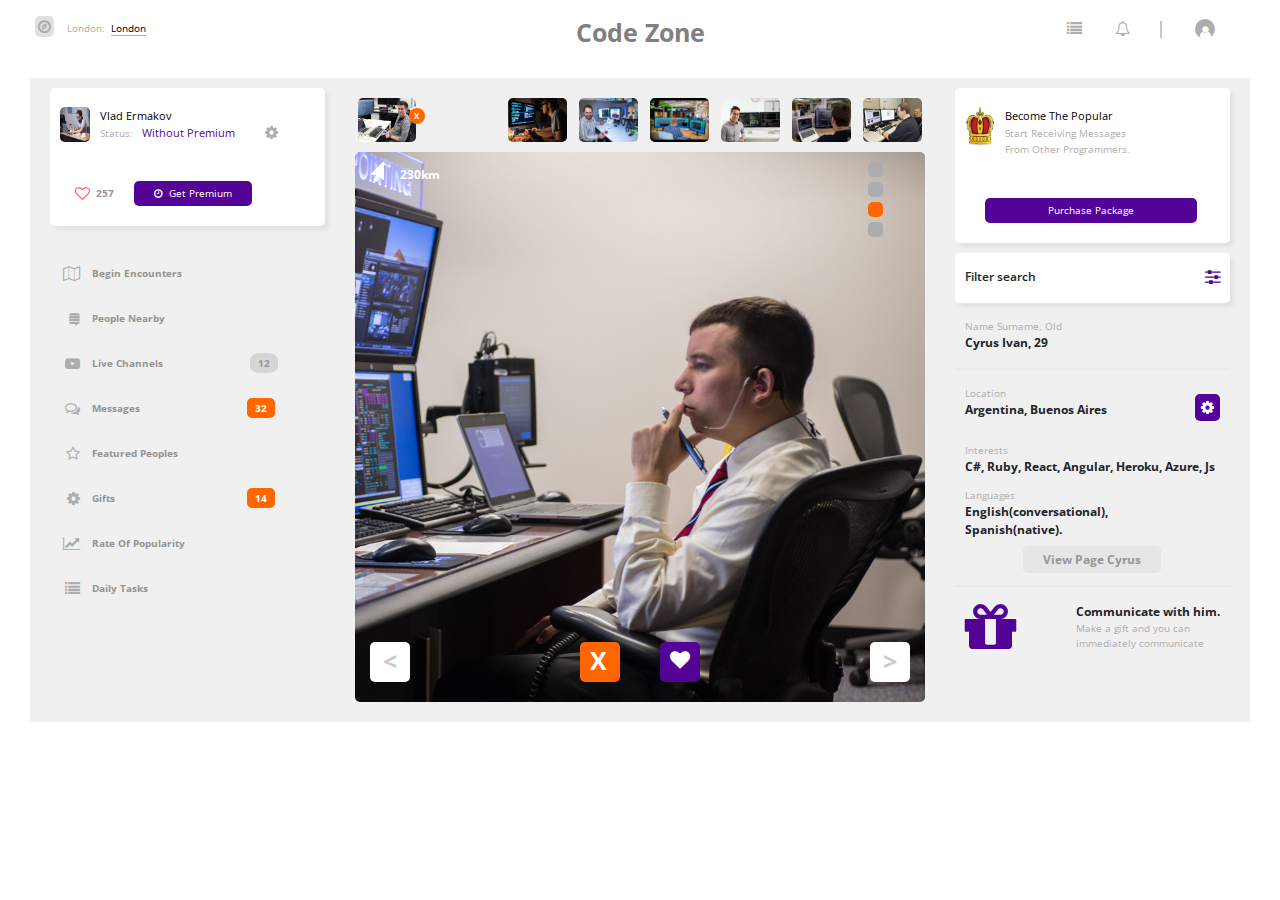
<file: index.html>
<!DOCTYPE html>
<html lang="en">
<head>
    <meta charset="UTF-8">
    <meta name="viewport" content="width=device-width, initial-scale=1.0">
    <meta http-equiv="X-UA-Compatible" content="ie=edge">
    
    <link rel="icon" type="image/png" href="assets/img/computer-monitor.png" sizes="72x72">
    <link rel="stylesheet" href="https://fonts.googleapis.com/css?family=Open+Sans:300,400,700">
    <link rel="stylesheet" href="https://stackpath.bootstrapcdn.com/font-awesome/4.7.0/css/font-awesome.min.css">
    <link rel="stylesheet" href="https://maxcdn.bootstrapcdn.com/bootstrap/4.0.0/css/bootstrap.min.css" integrity="sha384-Gn5384xqQ1aoWXA+058RXPxPg6fy4IWvTNh0E263XmFcJlSAwiGgFAW/dAiS6JXm" crossorigin="anonymous">
    <link rel="stylesheet" href="assets/css/main.css">

    <script src="https://code.jquery.com/jquery-3.2.1.slim.min.js" integrity="sha384-KJ3o2DKtIkvYIK3UENzmM7KCkRr/rE9/Qpg6aAZGJwFDMVNA/GpGFF93hXpG5KkN" crossorigin="anonymous"></script>
    <script src="https://cdnjs.cloudflare.com/ajax/libs/popper.js/1.12.9/umd/popper.min.js" integrity="sha384-ApNbgh9B+Y1QKtv3Rn7W3mgPxhU9K/ScQsAP7hUibX39j7fakFPskvXusvfa0b4Q" crossorigin="anonymous"></script>
    <script src="https://maxcdn.bootstrapcdn.com/bootstrap/4.0.0/js/bootstrap.min.js" integrity="sha384-JZR6Spejh4U02d8jOt6vLEHfe/JQGiRRSQQxSfFWpi1MquVdAyjUar5+76PVCmYl" crossorigin="anonymous"></script>
    <title>Code Zone</title>
</head>
<body>
    <header>
        <div class="header-container">
            <div>
                <nav>
                    <ul class="header-side__left">
                        <li>
                            <i class="fa fa-compass" aria-hidden="true"></i>
                        </li>
                        <li><span>London: </span>&nbsp;<span class="location-choice">London</span></li>
                    </ul>
                </nav>
            </div>
            <section class="logo-site">
                <h3>Code Zone</h3>
            </section>
            <div>
                <nav>
                    <ul class="header-side__right">
                        <li>
                            <i class="fa fa-list" aria-hidden="true"></i>
                        </li>
                        <li id="notification">
                            <i class="fa fa-bell-o" aria-hidden="true"></i>
                        </li>
                        <li class="list-item--center">
                            <i class="fa fa-user" aria-hidden="true"></i>
                        </li>
                    </ul>
                </nav>
            </div>
        </div>
        <div class="header-mobile-container">
            <div>
                <nav>
                    <ul class="header-mobile__left">
                        <li>
                            <i id="cog-mobile-id" class="fa fa-cog" aria-hidden="true"></i>
                        </li>
                    </ul>
                </nav>
            </div>
            <section class="logo-site">
                <h3>Code Zone</h3>
            </section>
            <div>
                <nav>
                    <ul class="header-mobile__right">
                        <li>
                            <i id="bell-mobile-id" class="fa fa-bell-o" aria-hidden="true"></i>
                        </li>
                    </ul>
                </nav>
            </div>
        </div>
    </header>
    <main>
        <div class="main-container">
            <aside class="features">
                <div>
                    <ul class="features-list fl">
                        <li>
                            <picture class="recommended">
                                <img class="recommended-coder img-fluid" src="assets/img/vlad.png" alt="Vlad">
                            </picture>
                            <p>Vlad Ermakov <br><span class="status">Status: &nbsp;</span> <span class="premium-status">Without Premium</span></p>
                            <i id="gift" class="fa fa-cog" aria-hidden="true"></i>
                        </li>
                        <li>
                            <i class="fa fa-heart-o" aria-hidden="true"></i>&nbsp; 257
                            <button class="btn-feature-premium">
                                <i class="fa fa-clock-o" aria-hidden="true"></i>&nbsp;
                                Get Premium
                            </button>
                        </li>
                    </ul>
                </div>
                <div>
                    <nav>
                        <ul id="features-id" class="features-list">
                            <li><i class="fa fa-map-o" aria-hidden="true"></i> &nbsp; &nbsp; Begin Encounters</li>
                            <li><i class="fa fa-stack-exchange" aria-hidden="true"></i> &nbsp; &nbsp; People Nearby</li>
                            <li class="list-notify">
                                <i class="fa fa-youtube-play" aria-hidden="true"></i> &nbsp; &nbsp; Live Channels
                                <div>
                                    <span id="span-live-id" class="no-live">12</span>
                                </div>
                            </li>
                            <li class="list-notify">
                                <i class="fa fa-comments-o" aria-hidden="true"></i> &nbsp; &nbsp; Messages
                                <div>
                                    <span id="span-msg-id" class="no-msg">32</span>
                                </div>
                            </li>
                            <li>
                                <i class="fa fa-star-o" aria-hidden="true"></i> &nbsp; &nbsp; Featured Peoples
                            </li>
                            <li class="list-notify">
                                <i class="fa fa-cog" aria-hidden="true"></i> &nbsp; &nbsp; Gifts
                                <div>
                                    <span id="span-gift-id" class="no-gifts">14</span>
                                </div>
                            </li>
                            <li><i class="fa fa-line-chart" aria-hidden="true"></i> &nbsp; &nbsp; Rate of Popularity</li>
                            <li><i class="fa fa-list" aria-hidden="true"></i> &nbsp; &nbsp; Daily Tasks</li>
                        </ul>
                    </nav>
                </div>
            </aside>
            <div class="photos">
                <div class="photo-row">
                    <img src="assets/img/dev1.jpeg" alt="Dev1"><span class="times">X</span>
                    <div></div>
                    <img src="assets/img/dev2.jpeg" alt="Dev2">
                    <img src="assets/img/dev3.jpeg" alt="Dev3">
                    <img src="assets/img/dev4.jpeg" alt="Dev4">
                    <img src="assets/img/dev5.jpeg" alt="Dev5">
                    <img src="assets/img/dev6.jpeg" alt="Dev6">
                    <img src="assets/img/dev7.jpeg" alt="Dev7">
                </div>
                <div class="photo-main">
                    <div class="user-distance">
                        <div>
                            <i class="fa fa-mouse-pointer" aria-hidden="true">&nbsp;</i>
                            <span class="distance">&nbsp;230km</span>
                        </div>
                        <div class="img-indicator">
                            <div></div>
                            <div></div>
                            <div class="active-div"></div>
                            <div></div>
                        </div>
                    </div>
                    <div class="feature-photo">
                        <div class="feature-img-1">
                            &lt;
                        </div>
                        <div class="feature-img-2">
                            <div class="feature-cancel">
                                X
                            </div>
                            <div class="feature-like">
                                <i class="fa fa-heart" aria-hidden="true"></i>
                            </div>
                        </div>
                        <div class="feature-img-3">
                            &gt;
                        </div>
                    </div>
                </div> 
            </div>
            <aside class="user-details">
                <div>
                    <ul class="features-list fl">
                        <li>
                            <picture class="recommended">
                                <img class="crown-coder img-fluid" src="assets/img/crown.jpeg" alt="Vlad">
                            </picture>
                            <p>Become the popular <br><span class="status">Start receiving messages</span> <br><span class="status">from other programmers.</span></p>
                        </li>
                        <li>
                            <button id="btn-purchase" class="btn-feature-premium">
                                Purchase Package
                            </button>
                        </li>
                    </ul>
                </div>
                <div class="filter">
                    <div>Filter search</div>
                    <div>
                        <i class="fa fa-sliders" aria-hidden="true"></i>
                    </div>
                </div>
                <div class="user-main-details">
                    <div class="name">
                        <span class="status">Name Surname, Old</span>
                        <br><span class="user-spec">Cyrus Ivan, 29</span>
                    </div>
                    <div>
                        <hr class="user-line">
                        <ul class="user-main-details-li">
                            <li>
                                <div>
                                    <span class="status">Location</span>
                                    <br><span class="user-spec">Argentina, Buenos Aires</span>  
                                </div>
                                <div>
                                    <i id="cog-id" class="fa fa-cog" aria-hidden="true"></i>
                                </div>
                            </li>
                        </ul>
                        <div class="user-interests">
                            <span class="status">Interests</span>
                            <br><span class="user-spec">C#, Ruby, React, Angular, Heroku, Azure, Js</span>
                        </div>
                        <div class="user-languages">
                            <span class="status">Languages</span>
                            <br><span class="user-spec">English(conversational),</span><br><span class="user-spec">Spanish(native).</span>
                        </div>
                        <div class="user-btn">
                            <a class="btn-view-page" href="chat-page.html">
                                View Page Cyrus
                            </a>
                        </div>
                        <hr class="user-line">
                    </div>
                    <div>
                        <ul class="user-main-details-li">
                            <li class="communicate">
                                <i class="fa fa-gift" aria-hidden="true"></i>
                                <div>
                                    <span class="user-spec">Communicate with him.</span>
                                    <br><span class="status">Make a gift and you can</span> <br><span class="status">immediately communicate</span>
                                </div>
                            </li>
                        </ul>
                    </div>
                </div>
            </aside>
        </div>
        <div class="main-mobile-container">
            <div class="photos-mobile">
                <div class="photo-mobile-row">
                    <img src="assets/img/dev1.jpeg" alt="Dev1">
                    <img src="assets/img/dev4.jpeg" alt="Dev4">
                    <img src="assets/img/dev5.jpeg" alt="Dev5">
                    <img src="assets/img/dev6.jpeg" alt="Dev6">
                    <img src="assets/img/dev7.jpeg" alt="Dev7">
                </div>
                <div class="photo-mobile-main">
                    <div class="user-distance">
                        <div>
                            <i class="fa fa-mouse-pointer" aria-hidden="true">&nbsp;</i>
                            <span class="distance">&nbsp;230km</span>
                        </div>
                        <div class="img-mobile-indicator">
                            <div></div>
                            <div></div>
                            <div class="active-div"></div>
                            <div></div>
                        </div>
                    </div>
                </div>
                <div class="user-mobile-nav">
                    <div class="user-mobile-detail">
                        <div class="user-detail-link">
                            <div>
                                <span class="user-mobile-name">Cyrus Ivan</span> <span class="fullstop">&nbsp;&#46;</span>
                                <br><span class="status">Moscow, Mother Russia</span>
                            </div>
                            <div>
                                <i class="fa fa-plug" aria-hidden="true"></i>
                            </div>
                        </div>
                        <div>
                            <a class="details-page-link" href="person-details.html">
                                Learn More
                            </a>
                        </div>
                    </div>
                    <nav id="main-bottom-nav" class="bottom-nav">
                        <ul class="chat-nav">
                            <li>
                                <i id="star-nav" class="fa fa-star-o" aria-hidden="true"></i>
                            </li>
                            <li>
                                <i id="list-nav" class="fa fa-list" aria-hidden="true"></i>
                            </li>
                            <li>
                                <i id="globe-nav" class="fa fa-globe" aria-hidden="true"></i>
                            </li>
                            <li>
                                <i id="stack-nav" class="fa fa-stack-exchange" aria-hidden="true"></i>
                            </li>
                            <li>
                                <i id="clock-nav" class="fa fa-clock-o" aria-hidden="true"></i>
                            </li>
                        </ul>
                    </nav>
                </div>
            </div>
        </div>
    </main>
</body>
</html>
</file>
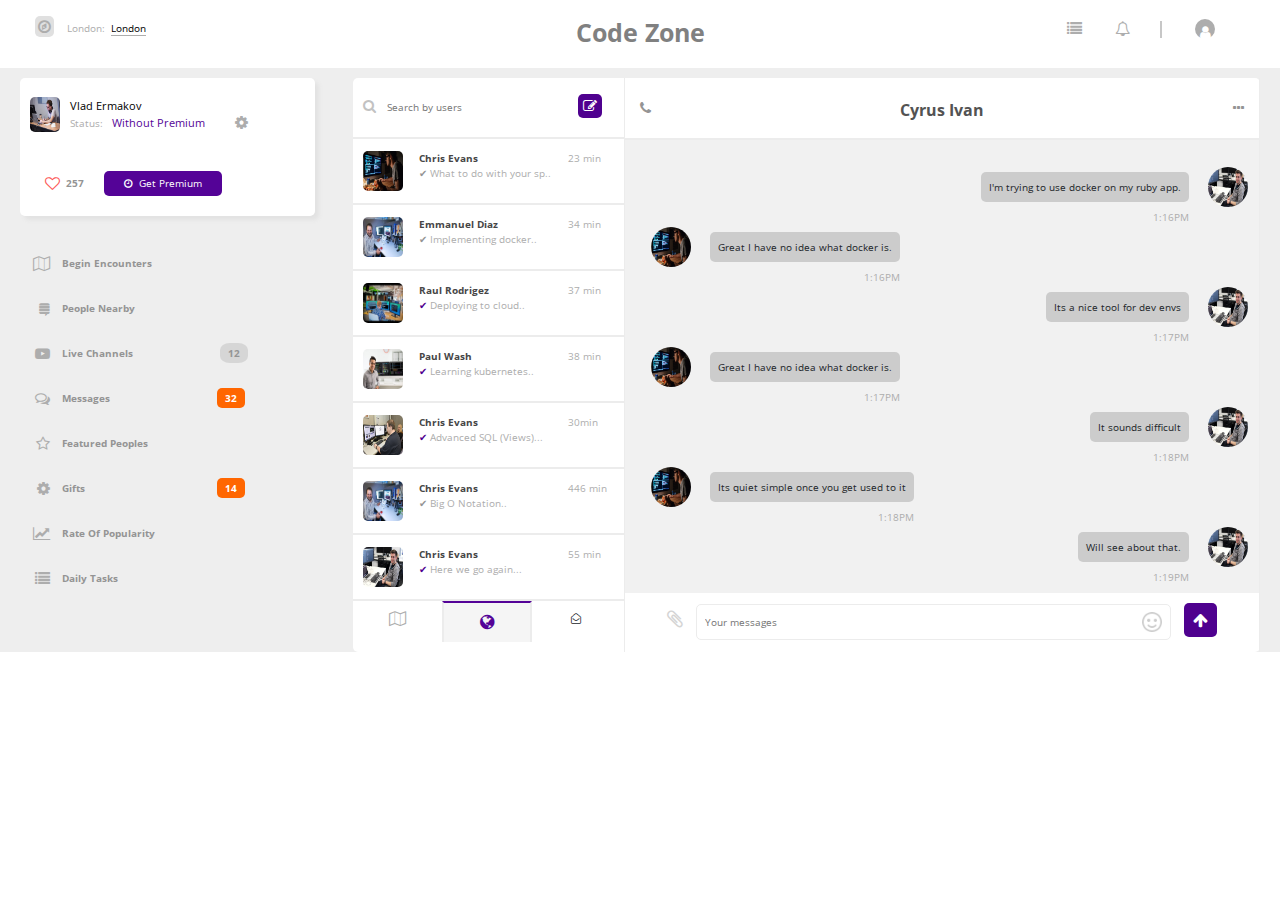
<file: chat-page.html>
<!DOCTYPE html>
<html lang="en">
<head>
    <meta charset="UTF-8">
    <meta name="viewport" content="width=device-width, initial-scale=1.0">
    <meta http-equiv="X-UA-Compatible" content="ie=edge">
    
    <link rel="icon" type="image/png" href="assets/img/computer-monitor.png" sizes="72x72">
    <link rel="stylesheet" href="https://fonts.googleapis.com/css?family=Open+Sans:300,400,700">
    <link rel="stylesheet" href="https://stackpath.bootstrapcdn.com/font-awesome/4.7.0/css/font-awesome.min.css">
    <link rel="stylesheet" href="https://maxcdn.bootstrapcdn.com/bootstrap/4.0.0/css/bootstrap.min.css" integrity="sha384-Gn5384xqQ1aoWXA+058RXPxPg6fy4IWvTNh0E263XmFcJlSAwiGgFAW/dAiS6JXm" crossorigin="anonymous">
    <link rel="stylesheet" href="assets/css/main.css">

    <script src="https://code.jquery.com/jquery-3.2.1.slim.min.js" integrity="sha384-KJ3o2DKtIkvYIK3UENzmM7KCkRr/rE9/Qpg6aAZGJwFDMVNA/GpGFF93hXpG5KkN" crossorigin="anonymous"></script>
    <script src="https://cdnjs.cloudflare.com/ajax/libs/popper.js/1.12.9/umd/popper.min.js" integrity="sha384-ApNbgh9B+Y1QKtv3Rn7W3mgPxhU9K/ScQsAP7hUibX39j7fakFPskvXusvfa0b4Q" crossorigin="anonymous"></script>
    <script src="https://maxcdn.bootstrapcdn.com/bootstrap/4.0.0/js/bootstrap.min.js" integrity="sha384-JZR6Spejh4U02d8jOt6vLEHfe/JQGiRRSQQxSfFWpi1MquVdAyjUar5+76PVCmYl" crossorigin="anonymous"></script>
    <title>Code Zone</title>
</head>
<body>
    <header>
        <div class="header-container">
            <div>
                <nav>
                    <ul class="header-side__left">
                        <li>
                            <i class="fa fa-compass" aria-hidden="true"></i>
                        </li>
                        <li><span>London: </span>&nbsp;<span class="location-choice">London</span></li>
                    </ul>
                </nav>
            </div>
            <section class="logo-site">
                <h3>Code Zone</h3>
            </section>
            <div>
                <nav>
                    <ul class="header-side__right">
                        <li>
                            <i class="fa fa-list" aria-hidden="true"></i>
                        </li>
                        <li id="notification">
                            <i class="fa fa-bell-o" aria-hidden="true"></i>
                        </li>
                        <li class="list-item--center">
                            <i class="fa fa-user" aria-hidden="true"></i>
                        </li>
                    </ul>
                </nav>
            </div>
        </div>
        <div class="header-mobile-container">
            <div>
                <nav>
                    <ul class="header-mobile__left">
                        <li>
                            <i class="fa fa-bars" aria-hidden="true"></i>
                        </li>
                    </ul>
                </nav>
            </div>
            <section class="logo-site">
                <h3>Messages</h3>
            </section>
            <div>
                <nav>
                    <ul class="header-mobile__right">
                        <li>
                            <i class="fa fa-pencil-square-o" aria-hidden="true"></i>
                        </li>
                    </ul>
                </nav>
            </div>
        </div>
    </header>
    <main>
        <div class="chat-page-container">
            <aside class="features">
                <div>
                    <ul class="features-list fl">
                        <li>
                            <picture class="recommended">
                                <img class="recommended-coder img-fluid" src="assets/img/vlad.png" alt="Vlad">
                            </picture>
                            <p>Vlad Ermakov <br><span class="status">Status: &nbsp;</span> <span class="premium-status">Without Premium</span></p>
                            <i id="gift" class="fa fa-cog" aria-hidden="true"></i>
                        </li>
                        <li>
                            <i class="fa fa-heart-o" aria-hidden="true"></i>&nbsp; 257
                            <button class="btn-feature-premium">
                                <i class="fa fa-clock-o" aria-hidden="true"></i>&nbsp;
                                Get Premium
                            </button>
                        </li>
                    </ul>
                </div>
                <div>
                    <nav>
                        <ul id="features-id" class="features-list">
                            <li><i class="fa fa-map-o" aria-hidden="true"></i> &nbsp; &nbsp; Begin Encounters</li>
                            <li><i class="fa fa-stack-exchange" aria-hidden="true"></i> &nbsp; &nbsp; People Nearby</li>
                            <li class="list-notify">
                                <i class="fa fa-youtube-play" aria-hidden="true"></i> &nbsp; &nbsp; Live Channels
                                <div>
                                    <span id="span-live-id" class="no-live">12</span>
                                </div>
                            </li>
                            <li class="list-notify">
                                <i class="fa fa-comments-o" aria-hidden="true"></i> &nbsp; &nbsp; Messages
                                <div>
                                    <span id="span-msg-id" class="no-msg">32</span>
                                </div>
                            </li>
                            <li>
                                <i class="fa fa-star-o" aria-hidden="true"></i> &nbsp; &nbsp; Featured Peoples
                            </li>
                            <li class="list-notify">
                                <i class="fa fa-cog" aria-hidden="true"></i> &nbsp; &nbsp; Gifts
                                <div>
                                    <span id="span-gift-id" class="no-gifts">14</span>
                                </div>
                            </li>
                            <li>
                                <i class="fa fa-line-chart" aria-hidden="true"></i> 
                                &nbsp; &nbsp; Rate of Popularity
                            </li>
                            <li>
                                <i class="fa fa-list" aria-hidden="true"></i> 
                                &nbsp; &nbsp; Daily Tasks
                            </li>
                        </ul>
                    </nav>
                </div>
            </aside>
            <div class="chat-details">
                <div>
                    <nav>
                        <ul class="chat-coder-li">
                            <li>
                                <i class="fa fa-search" aria-hidden="true"></i>
                                <input class="coders-search" placeholder="Search by users" type="text">
                                <i id="edit-pencil" class="fa fa-pencil-square-o" aria-hidden="true"></i>
                            </li>
                            <li class="coders-list">
                                <div>
                                    <img class="coders-img img-fluid" src="assets/img/dev2.jpeg" alt="Dev2">
                                </div>
                                <div>
                                    <span class="contact-name">Chris Evans&nbsp;&nbsp;</span>
                                    <br><span class="tick">&#10004;</span><span class="status">&nbsp;What to do with your sp..</span>
                                </div>
                                <div>
                                    <span class="status">23 min</span>
                                </div>
                            </li>
                            <li class="coders-list">
                                <div>
                                    <img class="coders-img img-fluid" src="assets/img/dev3.jpeg" alt="Dev3">
                                </div>
                                <div>
                                    <span class="contact-name">Emmanuel Diaz&nbsp;&nbsp;</span>
                                    <br><span class="tick">&#10004;</span><span class="status">&nbsp;Implementing docker..</span>
                                </div>
                                <div>
                                    <span class="status">34 min</span>
                                </div>
                            </li>
                            <li class="coders-list">
                                <div>
                                    <img class="coders-img img-fluid" src="assets/img/dev4.jpeg" alt="Dev4">
                                </div>
                                <div>
                                    <span class="contact-name">Raul Rodrigez&nbsp;&nbsp;</span>
                                    <br><span class="active-tick">&#10004;</span><span class="status">&nbsp;Deploying to cloud..</span>
                                </div>
                                <div>
                                    <span class="status">37 min</span>
                                </div>
                            </li>
                            <li class="coders-list">
                                <div>
                                    <img class="coders-img img-fluid" src="assets/img/dev5.jpeg" alt="Dev5">
                                </div>
                                <div>
                                    <span class="contact-name">Paul Wash&nbsp;&nbsp;</span>
                                    <br><span class="active-tick">&#10004;</span><span class="status">&nbsp;Learning kubernetes..</span>
                                </div>
                                <div>
                                    <span class="status">38 min</span>
                                </div>
                            </li>
                            <li class="coders-list">
                                <div>
                                    <img class="coders-img img-fluid" src="assets/img/dev7.jpeg" alt="Dev1">
                                </div>
                                <div>
                                    <span class="contact-name">Chris Evans&nbsp;&nbsp;</span>
                                    <br><span class="active-tick">&#10004;</span><span class="status">&nbsp;Advanced SQL (Views)...</span>
                                </div>
                                <div>
                                    <span class="status">30min</span>
                                </div>
                            </li>
                            <li class="coders-list">
                                <div>
                                    <img class="coders-img img-fluid" src="assets/img/dev3.jpeg" alt="Dev8">
                                </div>
                                <div>
                                    <span class="contact-name">Chris Evans&nbsp;&nbsp;</span>
                                    <br><span class="tick">&#10004;</span><span class="status">&nbsp;Big O Notation..</span>
                                </div>
                                <div>
                                    <span class="status">446 min</span>
                                </div>
                            </li>
                            <li class="coders-list">
                                <div>
                                    <img class="coders-img img-fluid" src="assets/img/dev1.jpeg" alt="Dev1">
                                </div>
                                <div>
                                    <span class="contact-name">Chris Evans&nbsp;&nbsp;</span>
                                    <br><span class="active-tick">&#10004;</span><span class="status">&nbsp;Here we go again...</span>
                                </div>
                                <div>
                                    <span class="status">55 min</span>
                                </div>
                            </li>
                            <li class="contacts-tab">
                                <div>
                                    <i class="fa fa-map-o" aria-hidden="true"></i>
                                </div>
                                <div>
                                    <i id="globe-icon" class="fa fa-globe" aria-hidden="true"></i>
                                </div>
                                <div>
                                    <i class="fa fa-envelope-open-o" aria-hidden="true"></i>
                                </div>
                            </li>
                        </ul>
                    </nav>
                </div>
                <div>
                    <div class="section-chat">
                        <div>
                            <i class="fa fa-phone" aria-hidden="true"></i>
                        </div>
                        <section>
                            <h3 class="chat-heading">Cyrus Ivan</h3>
                        </section>
                        <div>
                            <i class="fa fa-ellipsis-h" aria-hidden="true"></i>
                        </div>
                    </div>
                    <nav id="chat-area">
                        <ul class="chat-conversation">
                            <li class="chat-right">
                                <div class="chat-text-container-right">
                                    <span class="chat-text">I'm trying to use docker on my ruby app.</span>
                                    <br><br><span class="status">1:16PM</span>
                                </div>
                                <div class="chat-img">
                                    <img src="assets/img/dev1.jpeg" alt="Dev1">
                                </div>
                            </li>
                            <li class="chat-left">
                                <div class="chat-img">
                                    <img src="assets/img/dev2.jpeg" alt="Dev2">
                                </div>
                                <div class="chat-text-container-left">
                                    <span class="chat-text">Great I have no idea what docker is.</span>
                                    <br><br><span class="status">1:16PM</span>
                                </div>
                            </li>
                            <li class="chat-right">
                                <div class="chat-text-container-right">
                                    <span class="chat-text">Its a nice tool for dev envs</span>
                                    <br><br><span class="status">1:17PM</span>
                                </div>
                                <div class="chat-img">
                                    <img src="assets/img/dev1.jpeg" alt="Dev1">
                                </div>
                            </li>
                            <li class="chat-left">
                                <div class="chat-img">
                                    <img src="assets/img/dev2.jpeg" alt="Dev2">
                                </div>
                                <div class="chat-text-container-left">
                                    <span class="chat-text">Great I have no idea what docker is.</span>
                                    <br><br><span class="status">1:17PM</span>
                                </div>
                            </li>
                            <li class="chat-right">
                                <div class="chat-text-container-right">
                                    <span class="chat-text">It sounds difficult</span>
                                    <br><br><span class="status">1:18PM</span>
                                </div>
                                <div class="chat-img">
                                    <img src="assets/img/dev1.jpeg" alt="Dev1">
                                </div>
                            </li>
                            <li class="chat-left">
                                <div class="chat-img">
                                    <img src="assets/img/dev2.jpeg" alt="Dev2">
                                </div>
                                <div class="chat-text-container-left">
                                    <span class="chat-text">Its quiet simple once you get used to it</span>
                                    <br><br><span class="status">1:18PM</span>
                                </div>
                            </li>
                            <li class="chat-right">
                                <div class="chat-text-container-right">
                                    <span class="chat-text">Will see about that.</span>
                                    <br><br><span class="status">1:19PM</span>
                                </div>
                                <div class="chat-img">
                                    <img src="assets/img/dev1.jpeg" alt="Dev1">
                                </div>
                            </li>
                        </ul>
                    </nav>
                    <div id="input-area">
                        <i class="fa fa-paperclip" aria-hidden="true"></i>
                        <input class="chat-textbox" placeholder="Your messages" type="text">
                        <i class="fa fa-arrow-up" aria-hidden="true"></i>
                    </div>
                </div>
            </div>
        </div>
        <div class="chat-mobile-container">
            <div>
                <nav class="chat-threads">
                    <ul>
                        <li class="coders-mobile-list">
                            <div>
                                <a href="chat-detail-page.html">
                                    <img class="coders-mobile-img img-fluid" src="assets/img/dev2.jpeg" alt="Dev2">
                                </a>
                            </div>
                            <div>
                                <span class="contact-mobile-name">Emmanuel Diaz&nbsp;&nbsp;</span>
                                <br><span class="tick">&#10004;</span>
                                <span class="status-mobile">&nbsp;Tough week aheah guys. Hope I...</span>
                            </div>
                        </li>
                        <li class="coders-mobile-list">
                            <div>
                                <a href="chat-detail-page.html">
                                    <img class="coders-mobile-img img-fluid" src="assets/img/dev2.jpeg" alt="Dev2">
                                </a>
                            </div>
                            <div>
                                <span class="contact-mobile-name">Emmanuel Diaz&nbsp;&nbsp;</span>
                                <br><span class="tick">&#10004;</span>
                                <span class="status-mobile">&nbsp;Tough week aheah guys. Hope I...</span>
                            </div>
                        </li>
                        <li class="coders-mobile-list">
                            <div>
                                <a href="chat-detail-page.html">
                                    <img class="coders-mobile-img img-fluid" src="assets/img/dev2.jpeg" alt="Dev2">
                                </a>
                            </div>
                            <div>
                                <span class="contact-mobile-name">Emmanuel Diaz&nbsp;&nbsp;</span>
                                <br><span class="tick">&#10004;</span>
                                <span class="status-mobile">&nbsp;Tough week aheah guys. Hope I...</span>
                            </div>
                        </li>
                        <li class="coders-mobile-list">
                            <div>
                                <a href="chat-detail-page.html">
                                    <img class="coders-mobile-img img-fluid" src="assets/img/dev5.jpeg" alt="Dev5">
                                </a>
                            </div>
                            <div>
                                <span class="contact-mobile-name">Alvaro Masitsa&nbsp;&nbsp;</span>
                                <br><span class="tick">&#10004;</span>
                                <span class="status-mobile">&nbsp;Use Continuous Delivery in the Azure</span>
                            </div>
                        </li>
                        <li class="coders-mobile-list">
                            <div>
                                <a href="chat-detail-page.html">
                                    <img class="coders-mobile-img img-fluid" src="assets/img/dev2.jpeg" alt="Dev2">
                                </a>
                            </div>
                            <div>
                                <span class="contact-mobile-name">Paul Wash&nbsp;&nbsp;</span>
                                <br><span class="tick">&#10004;</span>
                                <span class="status-mobile">&nbsp;Algorithms and Data Structures</span>
                            </div>
                        </li>
                        <li class="coders-mobile-list">
                            <div>
                                <a href="chat-detail-page.html">
                                    <img class="coders-mobile-img img-fluid" src="assets/img/dev7.jpeg" alt="Dev8">
                                </a>
                            </div>
                            <div>
                                <span class="contact-mobile-name">Mike Boris&nbsp;&nbsp;</span>
                                <br><span class="tick">&#10004;</span>
                                <span class="status-mobile">&nbsp;Dependency Injection in C#</span>
                            </div>
                        </li>
                        <li class="coders-mobile-list">
                            <div>
                                <a href="chat-detail-page.html">
                                    <img class="coders-mobile-img img-fluid" src="assets/img/dev7.jpeg" alt="Dev8">
                                </a>
                            </div>
                            <div>
                                <span class="contact-mobile-name">Mike Boris&nbsp;&nbsp;</span>
                                <br><span class="tick">&#10004;</span>
                                <span class="status-mobile">&nbsp;Dependency Injection in C#</span>
                            </div>
                        </li>
                    </ul>
                </nav>
                <nav class="bottom-nav">
                    <ul class="chat-nav">
                        <li>
                            <i id="star-nav" class="fa fa-star-o" aria-hidden="true"></i>
                        </li>
                        <li>
                            <i id="list-nav" class="fa fa-list" aria-hidden="true"></i>
                        </li>
                        <li>
                            <a href="person-details.html">
                                <i id="globe-nav" class="fa fa-globe" aria-hidden="true"></i>
                            </a>
                        </li>
                        <li>
                            <i id="stack-nav" class="fa fa-stack-exchange" aria-hidden="true"></i>
                        </li>
                        <li>
                            <i id="clock-nav" class="fa fa-clock-o" aria-hidden="true"></i>
                        </li>
                    </ul>
                </nav>
            </div>
        </div>
    </main>
</body>
</html>
</file>
<file: assets/css/main.css>
@import "base/base.css";
@import "base/typography.css";
@import "components/button.css";
@import "layout/header.css";
@import "layout/main.css";
@import "pages/chat-page.css";
@import "pages/chat-detail-page.css";
@import "pages/person-detail-page.css";
</file>
